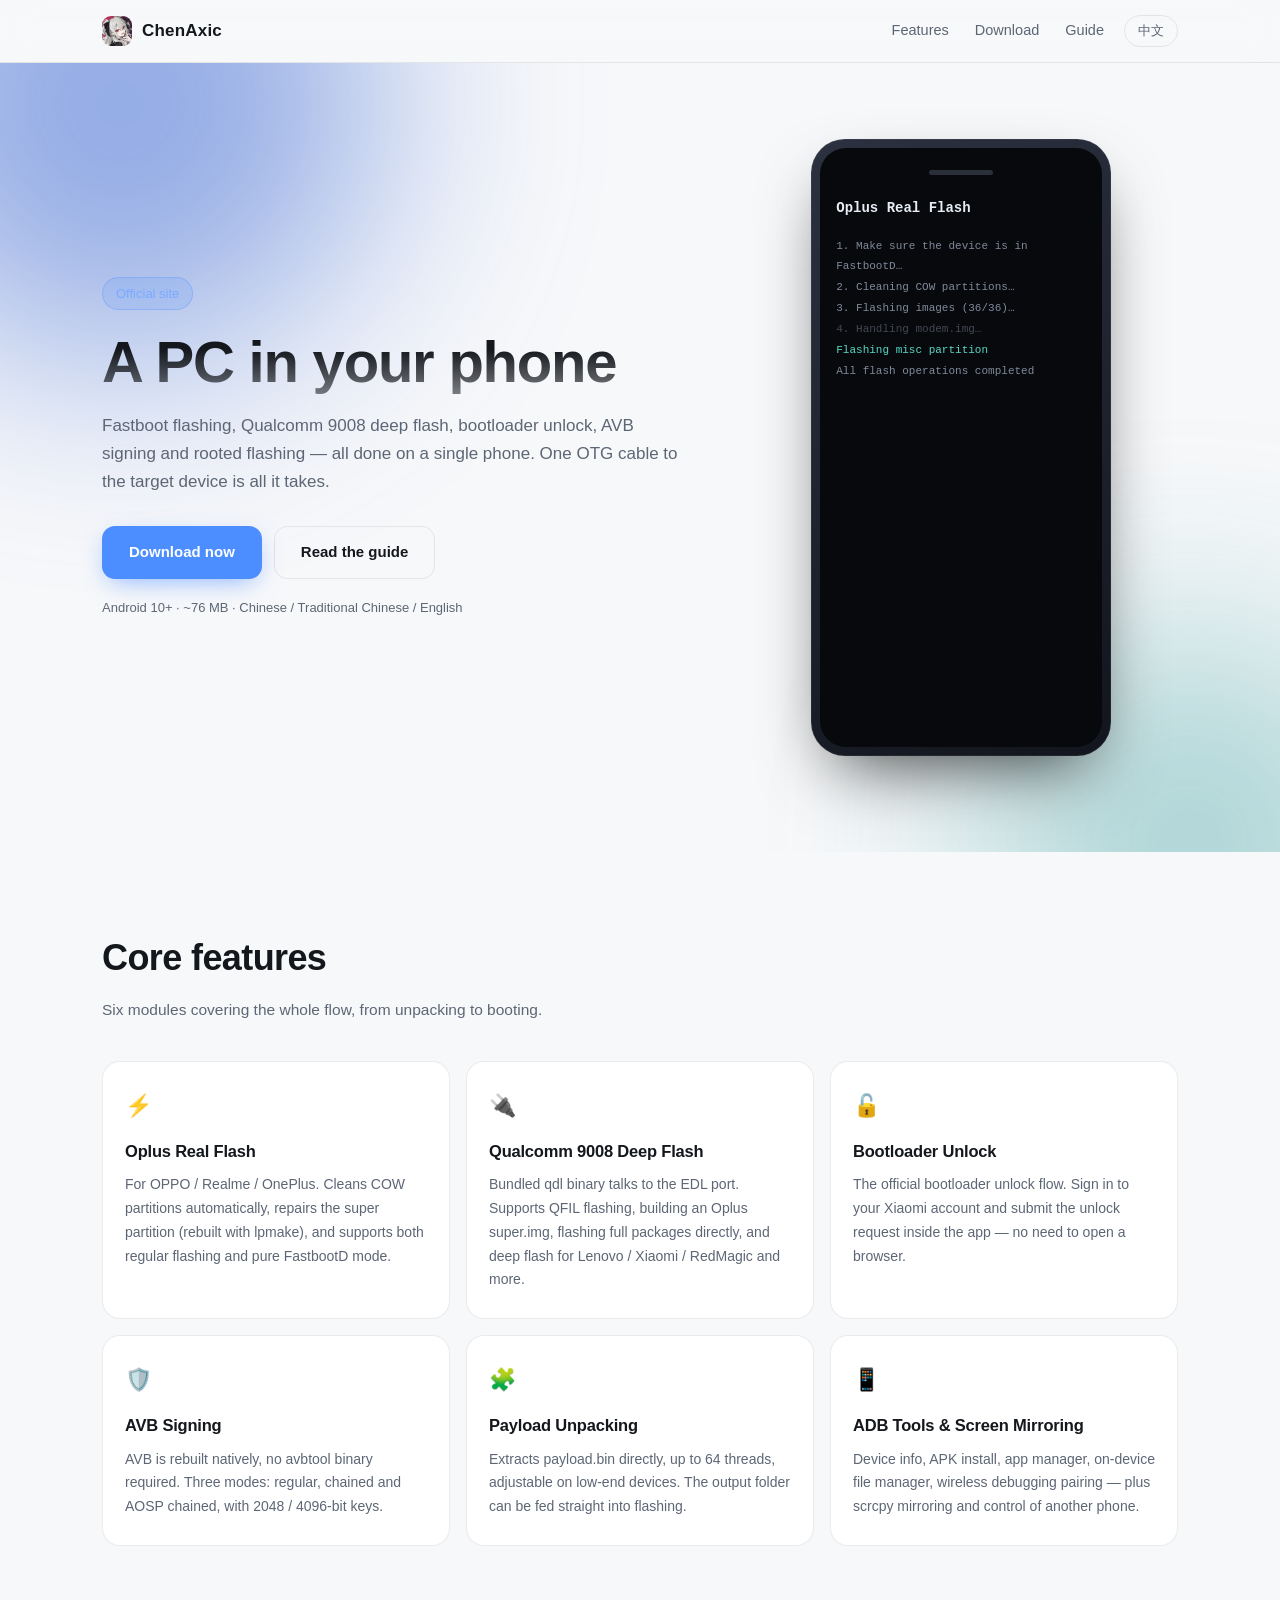
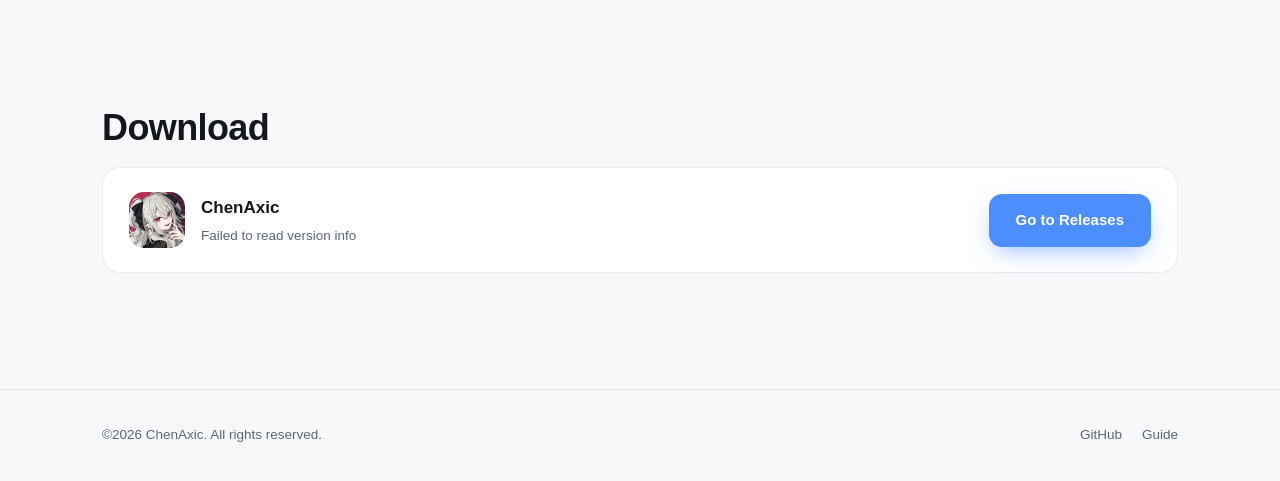
<file: index.html>
<!DOCTYPE html>
<html lang="zh-CN">
<head>
<meta charset="UTF-8">
<meta name="viewport" content="width=device-width, initial-scale=1, viewport-fit=cover">
<title data-i18n="pageTitle">ChenAxic — 安卓刷机与设备工具集</title>
<meta name="description" data-i18n-attr="content:metaDesc" content="ChenAxic：在手机上完成线刷、9008 深刷、BL 解锁、AVB 签名、Root 刷写的安卓工具集。">
<meta name="theme-color" content="#0b0d12">
<link rel="icon" href="assets/icon.webp">
<link rel="apple-touch-icon" href="assets/icon.webp">
<link rel="stylesheet" href="style.css">
</head>
<body>

<header class="nav">
  <div class="wrap nav-inner">
    <a class="brand" href="#top">
      <img src="assets/icon.webp" alt="ChenAxic" class="brand-icon">
      <span>ChenAxic</span>
    </a>
    <nav class="links">
      <a href="#features" data-i18n="navFeatures">功能</a>
      <a href="#download" data-i18n="navDownload">下载</a>
      <a href="guide.html" data-i18n="navGuide">教程</a>
    </nav>
    <button class="lang-btn" id="langBtn" aria-label="Switch language">EN</button>
  </div>
</header>

<section class="hero" id="top">
  <div class="glow glow-a"></div>
  <div class="glow glow-b"></div>
  <div class="wrap hero-inner">
    <div class="hero-text">
      <div class="pill" id="heroPill" data-i18n="pillNoVer">官方站点</div>
      <h1 id="heroTitle" data-i18n="title">把电脑装进手机</h1>
      <p class="lead" id="heroLead" data-i18n="lead">线刷、9008 深刷、BL 解锁、AVB 签名、Root 刷写，全部在一台手机上完成。一根 OTG 线，连接另一台设备即可。</p>
      <div class="cta">
        <a class="btn primary" href="#download">
          <span data-i18n="btnDownload">立即下载</span>
        </a>
        <a class="btn ghost" href="guide.html" data-i18n="btnGuide">查看教程</a>
      </div>
      <div class="meta" id="heroMeta" data-i18n="meta">Android 10+ · 约 76 MB · 中文 / 繁體 / English</div>
    </div>
    <div class="hero-shot">
      <div class="phone">
        <div class="phone-screen">
          <div class="ps-bar"></div>
          <div class="ps-title" data-i18n="psTitle">欧加真线刷</div>
          <div class="ps-line" data-i18n="ps1">一、确保设备进入 FastbootD...</div>
          <div class="ps-line" data-i18n="ps2">二、清理 COW 分区...</div>
          <div class="ps-line" data-i18n="ps3">三、刷写镜像 (36/36)...</div>
          <div class="ps-line dim" data-i18n="ps4">四、处理 modem.img...</div>
          <div class="ps-line accent" data-i18n="ps5">刷入 misc 分区</div>
          <div class="ps-line" data-i18n="ps6">所有刷写操作已完成</div>
        </div>
      </div>
    </div>
  </div>
</section>

<section class="wrap section" id="features">
  <h2 data-i18n="featTitle">核心功能</h2>
  <p class="sub" data-i18n="featSub">六个模块，覆盖从解包到开机的完整流程。</p>

  <div class="grid">
    <article class="card">
      <div class="ico">⚡</div>
      <h3 data-i18n="c1t">欧加真线刷</h3>
      <p data-i18n="c1d">支持 OPPO / Realme / OnePlus。自动清理 COW 分区，可修复 super 分区（lpmake 重建），支持常规线刷与纯 FastbootD 两种模式。</p>
    </article>
    <article class="card">
      <div class="ico">🔌</div>
      <h3 data-i18n="c2t">高通 9008 深刷</h3>
      <p data-i18n="c2d">内置 qdl 程序对接 EDL 端口。支持 QFIL 刷写、构建欧加 super.img、全量包直刷，以及联想 / 小米 / 红魔等品牌深刷。</p>
    </article>
    <article class="card">
      <div class="ico">🔓</div>
      <h3 data-i18n="c3t">BL 解锁</h3>
      <p data-i18n="c3d">官方 Bootloader 解锁流程。在 App 内登录小米账号并发起解锁申请，不需要另开网页。</p>
    </article>
    <article class="card">
      <div class="ico">🛡️</div>
      <h3 data-i18n="c4t">AVB 签名</h3>
      <p data-i18n="c4d">自研 AVB 重建，不依赖 avbtool 二进制。三种模式：普通、链式、AOSP 链式，密钥可选 2048 / 4096 位。</p>
    </article>
    <article class="card">
      <div class="ico">🧩</div>
      <h3 data-i18n="c5t">Payload 解包</h3>
      <p data-i18n="c5d">直接解压 payload.bin，线程数最高 64，低性能设备可调小。解完的目录可直接喂给线刷。</p>
    </article>
    <article class="card">
      <div class="ico">📱</div>
      <h3 data-i18n="c6t">ADB 工具与投屏</h3>
      <p data-i18n="c6d">识别设备信息、安装 APK、应用管理器、设备文件管理、无线调试配对；外加 scrcpy 投屏并操控另一台手机。</p>
    </article>
  </div>
</section>

<section class="wrap section" id="download">
  <h2 data-i18n="dlTitle">下载</h2>

  <div class="dl-card">
    <div class="dl-left">
      <img src="assets/icon.webp" alt="" class="dl-icon">
      <div>
        <div class="dl-name">ChenAxic</div>
        <div class="dl-ver" id="dlVer" data-i18n="dlVerLoading">正在读取版本…</div>
      </div>
    </div>
    <div class="dl-right">
      <a class="btn primary" id="dlBtn" href="https://github.com/TGRAsa7/ChenAxic" target="_blank" rel="noopener" data-i18n="dlBtn">前往 Releases</a>
    </div>
  </div>

  <div class="notes" id="dlNotes" hidden>
    <div class="notes-head" id="notesHead" data-i18n="notesHead">更新日志</div>
    <pre id="notesBody"></pre>
  </div>
</section>

<footer class="foot">
  <div class="wrap foot-inner">
    <div data-i18n="foot">©2026 ChenAxic 保留所有权利</div>
    <div class="foot-links">
      <a href="https://github.com/TGRAsa7/ChenAxic" target="_blank" rel="noopener">GitHub</a>
      <a href="guide.html" data-i18n="footGuide">教程</a>
    </div>
  </div>
</footer>

<script src="app.js"></script>
</body>
</html>
</file>
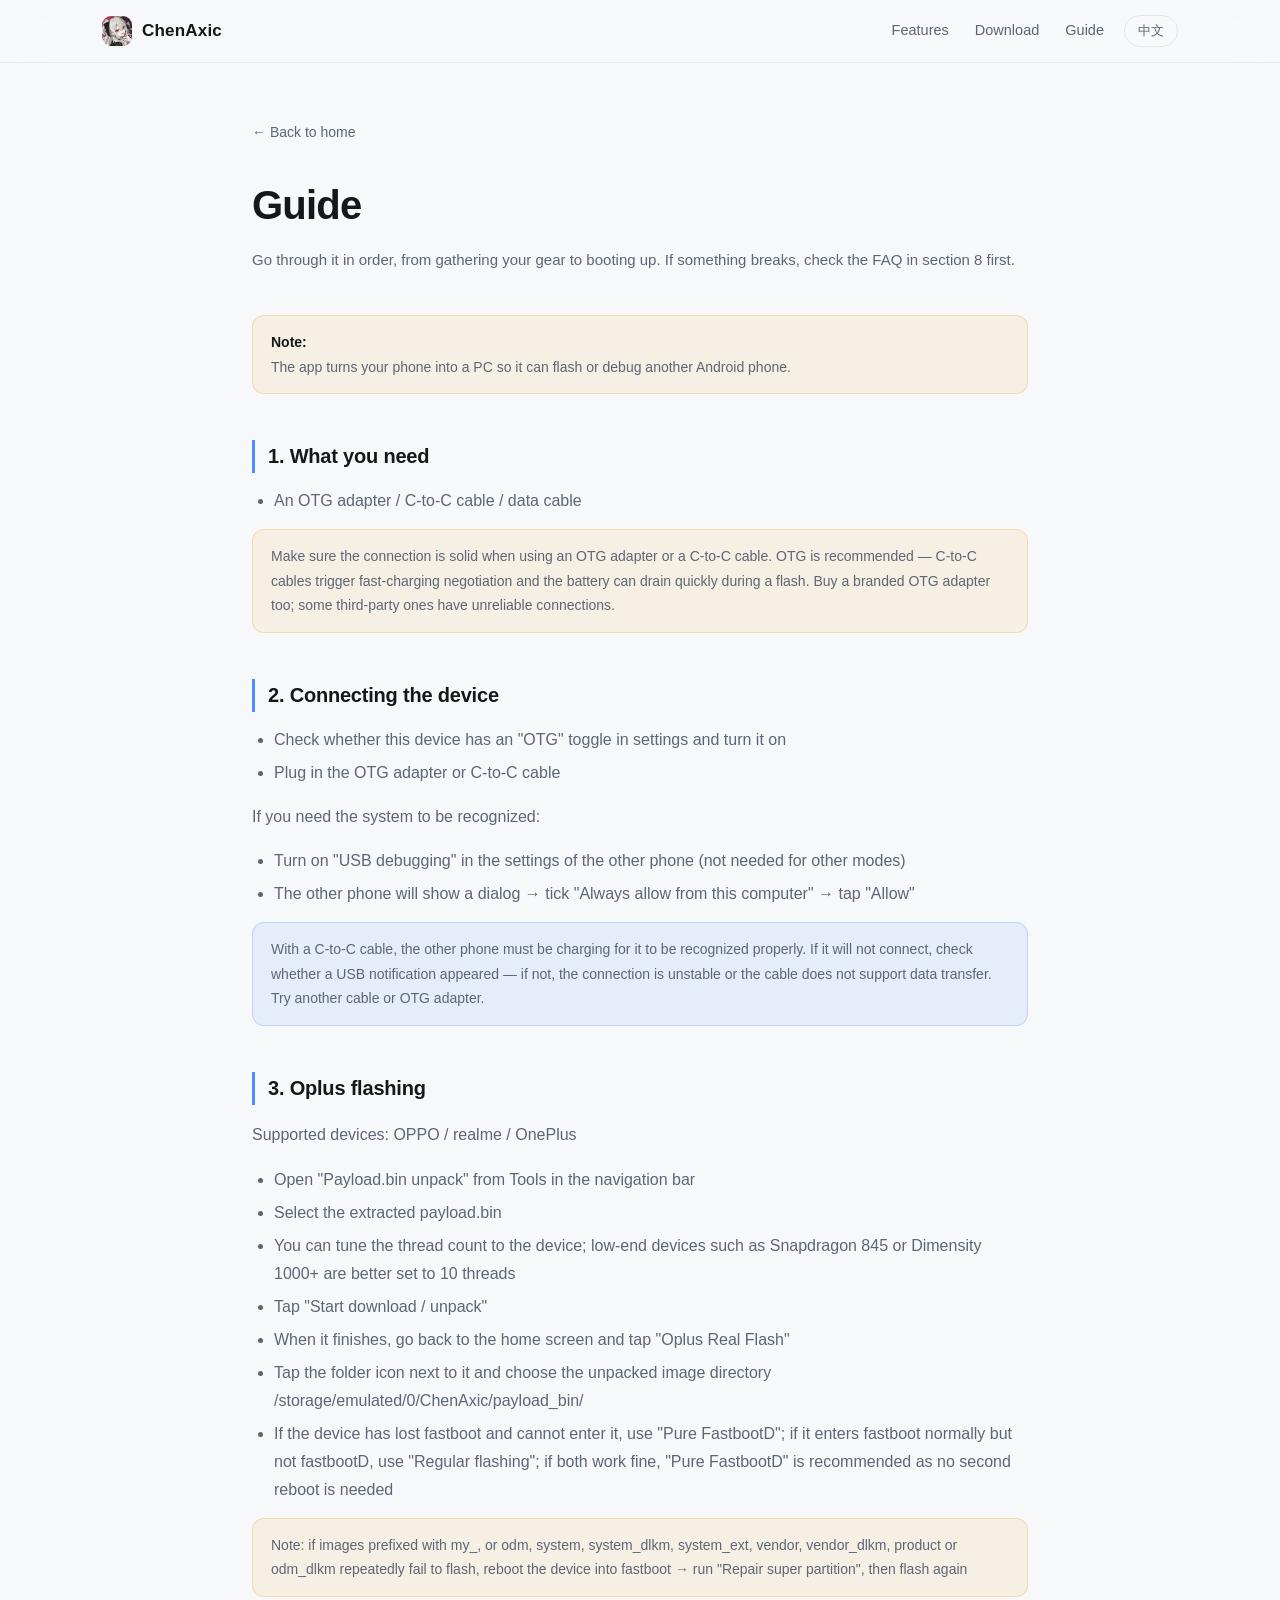
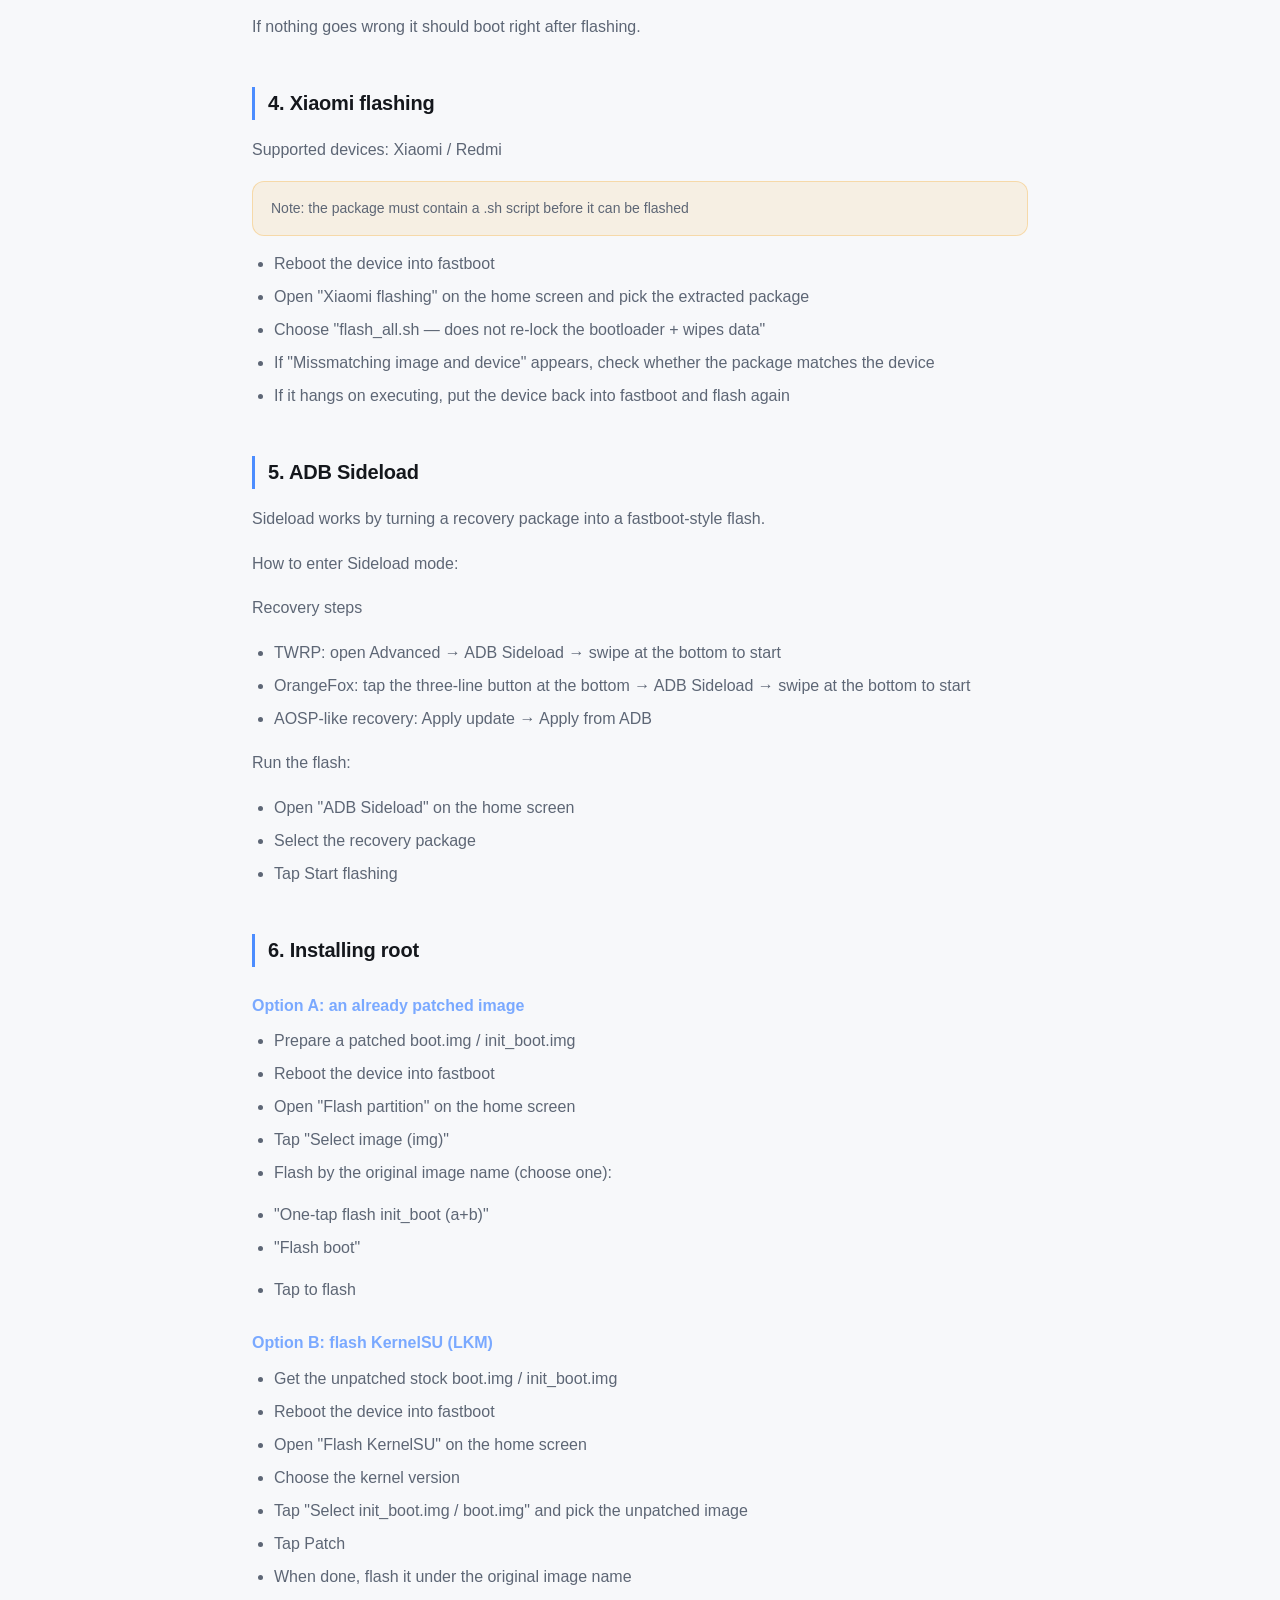
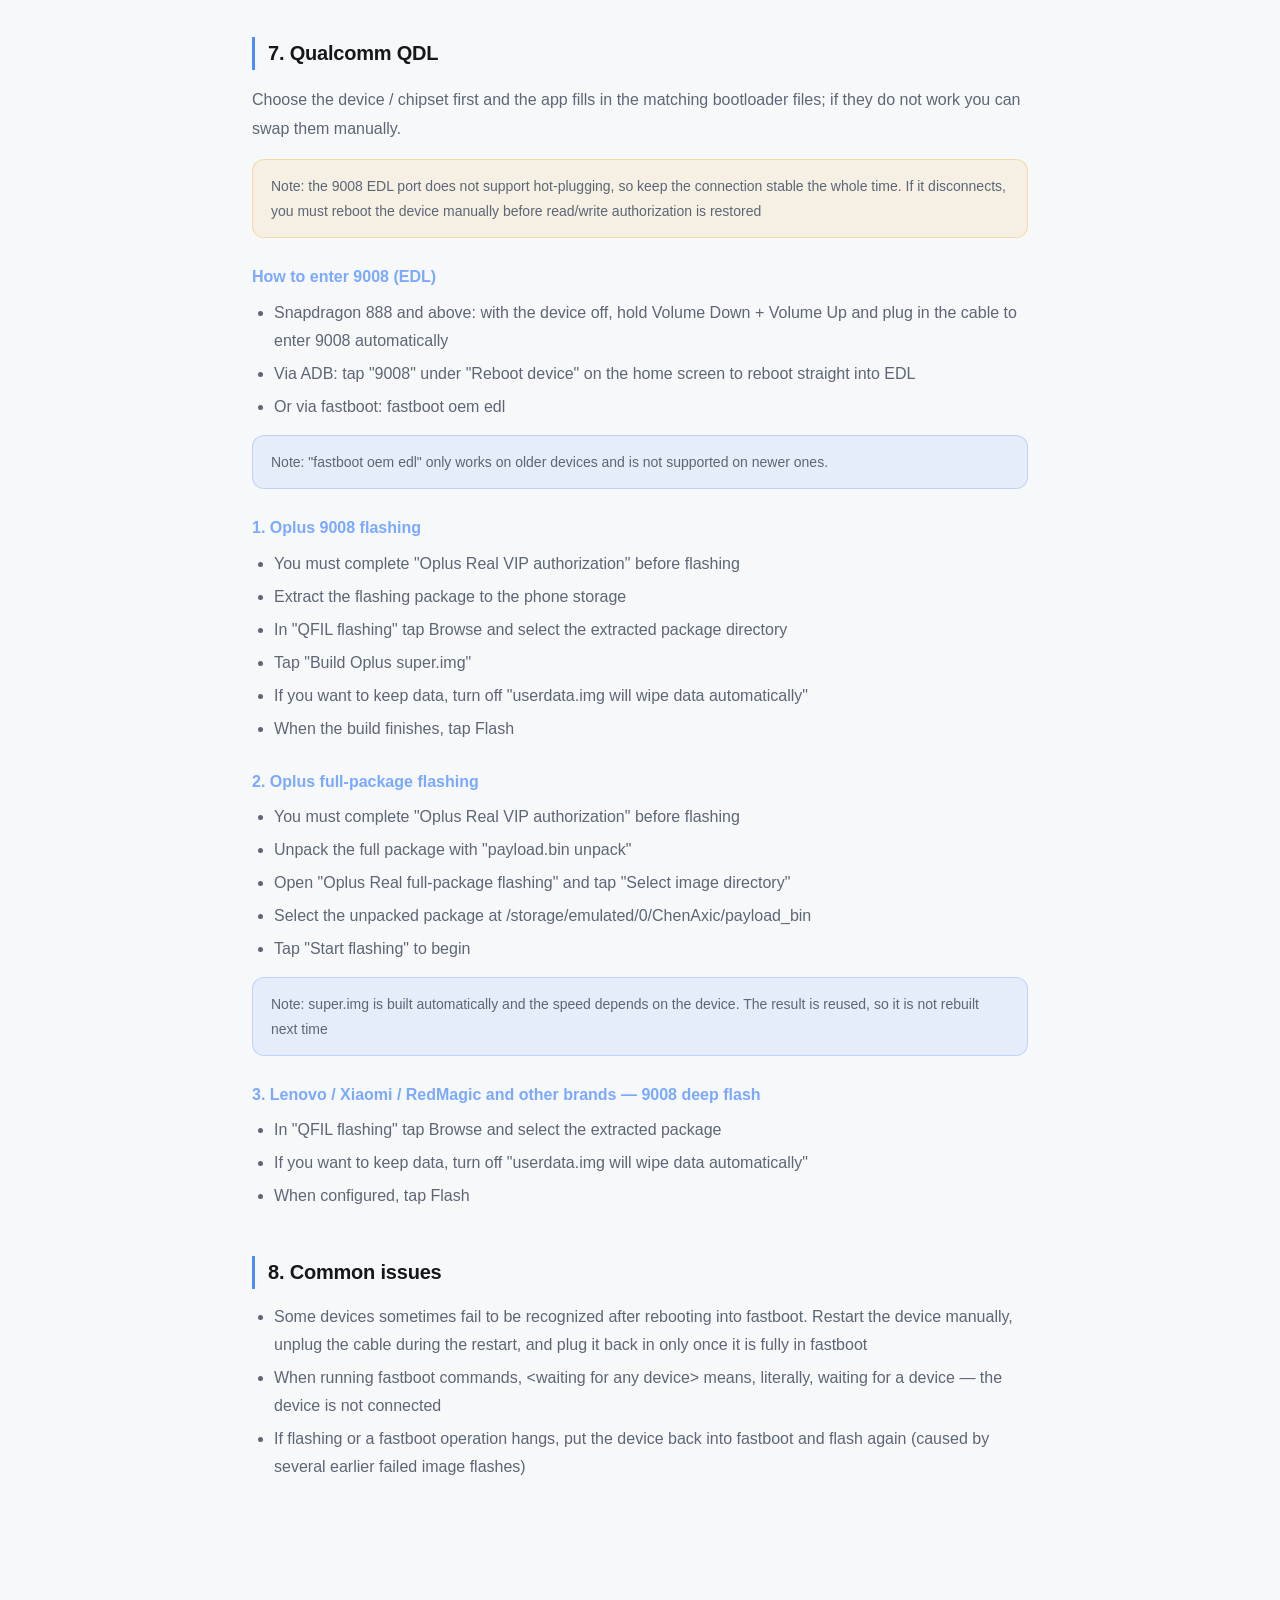
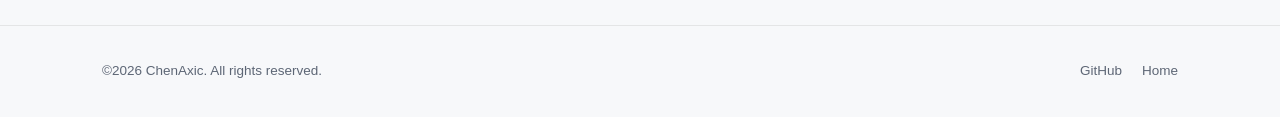
<file: guide.html>
<!DOCTYPE html>
<html lang="zh-CN">
<head>
<meta charset="UTF-8">
<meta name="viewport" content="width=device-width, initial-scale=1, viewport-fit=cover">
<title data-i18n="gPageTitle">使用教程 — ChenAxic</title>
<meta name="description" data-i18n-attr="content:gMetaDesc" content="ChenAxic 完整使用教程：材料准备、设备连接、欧加线刷、小米线刷、Sideload、Root、高通 QDL。">
<meta name="theme-color" content="#0b0d12">
<link rel="icon" href="assets/icon.webp">
<link rel="stylesheet" href="style.css">
</head>
<body>

<header class="nav">
  <div class="wrap nav-inner">
    <a class="brand" href="index.html">
      <img src="assets/icon.webp" alt="ChenAxic" class="brand-icon">
      <span>ChenAxic</span>
    </a>
    <nav class="links">
      <a href="index.html#features" data-i18n="navFeatures">功能</a>
      <a href="index.html#download" data-i18n="navDownload">下载</a>
      <a href="guide.html" data-i18n="navGuide">教程</a>
    </nav>
    <button class="lang-btn" id="langBtn" aria-label="Switch language">EN</button>
  </div>
</header>

<main class="doc">
  <a class="back" href="index.html" data-i18n="gBack">← 返回首页</a>
  <h1 class="doc-h" data-i18n="gTitle">使用教程</h1>
  <p class="doc-sub" data-i18n="gSub">从材料准备到开机，按顺序走一遍。遇到问题先看第八节的常见问题。</p>

  <div class="warn">
    <strong data-i18n="gIntroHead">注意：</strong><br>
    <span data-i18n="gIntro1">软件的作用是模拟电脑 PC 给另外一台 Android 手机进行线刷或调试。</span>
  </div>

  <h2 data-i18n="g1h">一、材料准备</h2>
  <ul>
    <li data-i18n="g1li1">需要 OTG 转接头 / 双 C 线 / 数据线</li>
  </ul>
  <div class="warn" data-i18n="g1warn">使用 OTG 转接头和双 C 线时要确保连接稳定。推荐 OTG——双 C 线会触发快充协议，容易在线刷中快速掉电。OTG 转接头也建议用品牌货，部分第三方转接头连接不稳定。</div>

  <h2 data-i18n="g2h">二、设备连接</h2>
  <ul>
    <li data-i18n="g2li1">检查本机设置中是否有「OTG」选项，有就打开</li>
    <li data-i18n="g2li2">把 OTG 转接头 / 双 C 线插入设备</li>
  </ul>
  <p data-i18n="g2p">如果需要识别系统：</p>
  <ul>
    <li data-i18n="g2li3">另外一台手机在设置中打开「USB 调试」（用于其他模式则不用开启）</li>
    <li data-i18n="g2li4">另一台手机会弹出界面 → 勾选「一律允许使用这台计算机进行调试」→ 点「允许」</li>
  </ul>
  <div class="note" data-i18n="g2note">如果使用双 C 线，确保另外一台手机充上电才能正常识别。如果无法正常连接，请判断是否弹出 USB 通知——如果没有，代表连接不稳定或数据线不支持数据传输，请尝试更换数据线 / OTG 转接头后重试。</div>

  <h2 data-i18n="g3h">三、欧加线刷</h2>
  <p data-i18n="g3p">支持机型：OPPO / realme / 一加</p>
  <ul>
    <li data-i18n="g3li1">在导航栏「工具」中打开「Payload.bin 解压」</li>
    <li data-i18n="g3li2">选择解压出来的 payload.bin</li>
    <li data-i18n="g3li3">按设备性能调整线程数，例如骁龙 845、天玑 1000+ 这类低性能设备建议设成 10 线程</li>
    <li data-i18n="g3li4">点「开始下载 / 解压」</li>
    <li data-i18n="g3li5">解压完返回首页，点「欧加真线刷」</li>
    <li data-i18n="g3li6">点旁边的文件夹图标，选择解压好的镜像目录 /storage/emulated/0/ChenAxic/payload_bin/</li>
    <li data-i18n="g3note">如果设备丢失 fastboot 且无法进入，请使用「纯 FastbootD」；设备能正常进入 fastboot 但无法进入 fastbootD，请使用「常规线刷」；如果两者都没什么问题，推荐使用「纯 FastbootD」，无需二次重启</li>
  </ul>
  <div class="warn" data-i18n="g3warn">如果多次出现 my_ 开头的镜像，或 odm、system、system_dlkm、system_ext、vendor、vendor_dlkm、product、odm_dlkm 无法正常刷入，将设备重启到 fastboot → 使用「分区 super 修复」，再进行线刷</div>
  <p data-i18n="g3p2">基本上没问题的话刷完就能开机。</p>

  <h2 data-i18n="g4h">四、小米线刷</h2>
  <p data-i18n="g4p">支持机型：小米 / 红米</p>
  <div class="warn" data-i18n="g4warn">确保线刷包中含 .sh 执行脚本，否则无法线刷。</div>
  <ul>
    <li data-i18n="g4li1">把设备重启到 fastboot</li>
    <li data-i18n="g4li2">首页进入「小米线刷」，选择已解压好的刷机包</li>
    <li data-i18n="g4li3">选择「flash_all.sh 不回锁 BL + 清除数据」</li>
    <li data-i18n="g4li4">如果出现「Missmatching image and device」，请查看线刷包是否匹配</li>
    <li data-i18n="g4li5">如果卡在正在执行，请将设备重新进 fastboot 模式再进行线刷</li>
  </ul>

  <h2 data-i18n="g5h">五、ADB Sideload 卡刷</h2>
  <p data-i18n="g5p1">Sideload 的原理是将卡刷包变成线刷包。</p>
  <p data-i18n="g5p2">如何进入 Sideload 模式：</p>
  <p data-i18n="g5p3">Recovery 操作步骤</p>
  <ul>
    <li data-i18n="g5li1">TWRP：打开高级 → ADB Sideload → 下方滑动开启</li>
    <li data-i18n="g5li2">橙狐：点击下方三条杠 → ADB Sideload → 下方滑动开启</li>
    <li data-i18n="g5li3">类原生 Recovery：Apply update → Apply from ADB</li>
  </ul>
  <p data-i18n="g5p4">执行线刷：</p>
  <ul>
    <li data-i18n="g5li4">首页进入「ADB Sideload」</li>
    <li data-i18n="g5li5">选择卡刷包</li>
    <li data-i18n="g5li6">点「开始刷入」</li>
  </ul>

  <h2 data-i18n="g6h">六、刷 Root</h2>

  <h3 data-i18n="g6a">方案 A：已修补好的镜像</h3>
  <ul>
    <li data-i18n="g6ali1">准备修补好的 boot.img / init_boot.img</li>
    <li data-i18n="g6ali2">把设备重启到 fastboot 模式</li>
    <li data-i18n="g6ali3">首页进入「刷写分区」</li>
    <li data-i18n="g6ali4">点击「选择镜像 (img)」</li>
    <li data-i18n="g6ali5">根据原来的镜像名刷入（二选一）：</li>
  </ul>
  <ul class="sub-list">
    <li data-i18n="g6ali6">「一键刷入 init_boot (a+b)」</li>
    <li data-i18n="g6ali7">「刷入 boot」</li>
  </ul>
  <ul>
    <li data-i18n="g6ali8">点击即可刷入</li>
  </ul>

  <h3 data-i18n="g6b">方案 B：刷入 KernelSU（LKM）</h3>
  <ul>
    <li data-i18n="g6bli1">获取未修补的 boot.img / init_boot.img 原版镜像</li>
    <li data-i18n="g6bli2">把设备重启到 fastboot 模式</li>
    <li data-i18n="g6bli3">首页进入「刷入 KernelSU」</li>
    <li data-i18n="g6bli4">选择内核版本</li>
    <li data-i18n="g6bli5">点「选择 init_boot.img / boot.img」，选择未修补的镜像</li>
    <li data-i18n="g6bli6">点「修补」</li>
    <li data-i18n="g6bli7">修补完按原镜像名称刷入</li>
  </ul>

  <h2 data-i18n="g7h">七、高通 QDL</h2>
  <p data-i18n="g7p">先选择「机型 / 处理器」，App 会自动填入对应引导文件；如果引导无法使用，可手动更换。</p>
  <div class="warn" data-i18n="g7warn">9008 EDL 端口不支持热拔插，全程操作需要保持连接稳定。如果出现断联的情况，需要手动重启设备才能正常授权写读操作。</div>

  <h3 data-i18n="g7edl">如何进入 9008（EDL）</h3>
  <ul>
    <li data-i18n="g7li1">骁龙 888 及以上：关机状态下同时按住「音量下 + 音量上」，再插入数据线，可自动进入 9008 端口</li>
    <li data-i18n="g7li2">通过 ADB：首页「重启设备」中点击「9008」，直接重启到 EDL</li>
    <li data-i18n="g7li3">通过 fastboot：fastboot oem edl</li>
  </ul>
  <div class="note" data-i18n="g7note">fastboot oem edl 仅支持老旧设备，新设备不支持。</div>

  <h3 data-i18n="g71h">1. 欧加 9008 线刷</h3>
  <ul>
    <li data-i18n="g71li1">需要先完成「欧加真 VIP 授权」才能刷写</li>
    <li data-i18n="g71li2">把线刷包解压到手机存储</li>
    <li data-i18n="g71li3">用「QFIL 线刷」点「浏览」，选择解压好的线刷包目录</li>
    <li data-i18n="g71li4">点「欧加构建 super.img」</li>
    <li data-i18n="g71li5">如需清除数据，把「userdata.img 会自动清除数据」关掉</li>
    <li data-i18n="g71li6">构建完点「刷入」</li>
  </ul>

  <h3 data-i18n="g72h">2. 欧加全量包线刷</h3>
  <ul>
    <li data-i18n="g72li1">需要先完成「欧加真 VIP 授权」才能刷写</li>
    <li data-i18n="g72li2">把全量包用「Payload.bin 解压」处理</li>
    <li data-i18n="g72li3">进入「欧加真全量包线刷」，点「选择镜像目录」</li>
    <li data-i18n="g72li4">选择解压好的目录 /storage/emulated/0/ChenAxic/payload_bin</li>
    <li data-i18n="g72li5">点「开始线刷」</li>
  </ul>
  <div class="note" data-i18n="g72note">会自动构建 super.img，速度取决于设备性能。构建结果会被复用，下次不会重复构建。</div>

  <h3 data-i18n="g73h">3. 联想 / 小米 / 红魔等品牌 9008 深刷</h3>
  <ul>
    <li data-i18n="g73li1">用「QFIL 线刷」点「浏览」，选择解压完的线刷包</li>
    <li data-i18n="g73li2">如需清除数据，把「userdata.img 会自动清除数据」关掉</li>
    <li data-i18n="g73li3">设置完成点「刷入」</li>
  </ul>

  <h2 data-i18n="g8h">八、常规问题</h2>
  <ul>
    <li data-i18n="g8li1">部分的设备重启到 fastboot 有概率无法识别，请手动重启，重启期间需拔掉数据线，完全进入 fastboot 后再插上数据线，才能识别</li>
    <li data-i18n="g8li2">执行 fastboot 命令时，如果提示 &lt;waiting for any device&gt;，翻译过来的意思是「等待任何设备」，说明没连上设备</li>
    <li data-i18n="g8li3">在线刷或刷写镜像时，出现卡住的情况，请将设备重新进入 fastboot 模式重新刷写即可（原因是前面多次刷镜像失败导致的问题）</li>
  </ul>
</main>

<footer class="foot">
  <div class="wrap foot-inner">
    <div data-i18n="foot">©2026 ChenAxic 保留所有权利</div>
    <div class="foot-links">
      <a href="https://github.com/TGRAsa7/ChenAxic" target="_blank" rel="noopener">GitHub</a>
      <a href="index.html" data-i18n="gHome">首页</a>
    </div>
  </div>
</footer>

<script src="app.js"></script>
</body>
</html>
</file>
<file: style.css>
/* ChenAxic 官网样式 — 无外部依赖，纯静态 */
:root{
  --bg:#0b0d12;
  --bg-2:#12151d;
  --card:#161a24;
  --line:rgba(255,255,255,.08);
  --txt:#eef1f6;
  --txt-2:#9aa3b2;
  --accent:#4c8dff;
  --accent-2:#7aa9ff;
  --radius:18px;
  --wrap:1120px;
}
@media (prefers-color-scheme: light){
  :root{
    --bg:#f7f8fa;
    --bg-2:#ffffff;
    --card:#ffffff;
    --line:rgba(0,0,0,.08);
    --txt:#14171c;
    --txt-2:#5d6675;
  }
}
*{box-sizing:border-box}
html{scroll-behavior:smooth}
body{
  margin:0;
  background:var(--bg);
  color:var(--txt);
  font:16px/1.65 -apple-system,BlinkMacSystemFont,"Segoe UI","PingFang SC","Hiragino Sans GB","Microsoft YaHei",sans-serif;
  -webkit-font-smoothing:antialiased;
  overflow-x:hidden;
}
a{color:inherit;text-decoration:none}
img{max-width:100%;display:block}
.wrap{
  width:100%;max-width:var(--wrap);margin:0 auto;
  padding-left:max(22px,env(safe-area-inset-left));
  padding-right:max(22px,env(safe-area-inset-right));
}
@media(max-width:600px){
  .wrap{
    padding-left:max(24px,env(safe-area-inset-left));
    padding-right:max(24px,env(safe-area-inset-right));
  }
}

/* ── 顶部导航 ── */
.nav{
  position:sticky;top:0;z-index:50;
  backdrop-filter:saturate(180%) blur(18px);
  -webkit-backdrop-filter:saturate(180%) blur(18px);
  background:color-mix(in srgb, var(--bg) 72%, transparent);
  border-bottom:1px solid var(--line);
}
.nav-inner{display:flex;align-items:center;gap:20px;height:62px}
.brand{display:flex;align-items:center;gap:10px;font-weight:700;font-size:17px;letter-spacing:.2px}
.brand-icon{width:30px;height:30px;border-radius:9px}
.links{display:flex;gap:26px;margin-left:auto;font-size:14.5px;color:var(--txt-2)}
.links a:hover{color:var(--txt)}
.lang-btn{
  border:1px solid var(--line);background:transparent;color:var(--txt-2);
  padding:6px 13px;border-radius:99px;font-size:13px;cursor:pointer;
  font-family:inherit;transition:.2s;
}
.lang-btn:hover{color:var(--txt);border-color:var(--accent)}
@media(max-width:720px){
  .links{display:none}
  .lang-btn{margin-left:auto}
}

/* ── Hero ── */
.hero{position:relative;overflow:hidden;padding:76px 0 96px}
.glow{position:absolute;border-radius:50%;filter:blur(110px);opacity:.5;pointer-events:none}
.glow-a{width:520px;height:520px;background:#2f5fd0;top:-220px;left:-140px}
.glow-b{width:420px;height:420px;background:#1b8f8f;bottom:-200px;right:-120px;opacity:.35}
.hero-inner{position:relative;display:grid;grid-template-columns:1.15fr .85fr;gap:56px;align-items:center}
@media(max-width:860px){
  .hero{padding:48px 0 64px}
  .hero-inner{grid-template-columns:1fr;gap:40px}
  .hero-shot{order:-1}
}
.pill{
  display:inline-block;font-size:13px;color:var(--accent-2);
  background:color-mix(in srgb, var(--accent) 14%, transparent);
  border:1px solid color-mix(in srgb, var(--accent) 30%, transparent);
  padding:5px 13px;border-radius:99px;margin-bottom:20px;
}
.hero h1{
  font-size:clamp(34px,6vw,58px);line-height:1.1;margin:0 0 18px;
  letter-spacing:-1.2px;font-weight:800;
  background:linear-gradient(180deg,var(--txt) 30%,color-mix(in srgb,var(--txt) 55%,transparent));
  -webkit-background-clip:text;background-clip:text;color:transparent;
}
.lead{font-size:17px;color:var(--txt-2);margin:0 0 30px;max-width:34em}
.cta{display:flex;gap:12px;flex-wrap:wrap}
.btn{
  display:inline-flex;align-items:center;justify-content:center;
  padding:13px 26px;border-radius:13px;font-size:15px;font-weight:600;
  transition:transform .16s,box-shadow .16s,background .16s;
  border:1px solid transparent;cursor:pointer;
}
.btn:active{transform:scale(.98)}
.btn.primary{
  background:var(--accent);color:#fff;
  box-shadow:0 8px 26px -8px color-mix(in srgb,var(--accent) 70%,transparent);
}
.btn.primary:hover{background:var(--accent-2);box-shadow:0 12px 32px -8px color-mix(in srgb,var(--accent) 80%,transparent)}
.btn.ghost{background:transparent;border-color:var(--line);color:var(--txt)}
.btn.ghost:hover{border-color:var(--accent);color:var(--accent-2)}
.meta{margin-top:18px;font-size:13px;color:var(--txt-2)}

/* ── 手机示意图 ── */
.phone{
  width:min(300px,100%);margin:0 auto;aspect-ratio:9/18.5;
  border-radius:34px;padding:9px;
  background:linear-gradient(150deg,#2b3140,#12151d);
  box-shadow:0 30px 70px -24px rgba(0,0,0,.75), inset 0 0 0 1px rgba(255,255,255,.06);
}
.phone-screen{
  height:100%;border-radius:26px;background:#07090d;padding:22px 16px;
  font-family:ui-monospace,SFMono-Regular,Menlo,monospace;
  font-size:11px;line-height:1.9;color:#8b95a7;overflow:hidden;
}
.ps-bar{width:64px;height:5px;border-radius:99px;background:#2a2f3a;margin:0 auto 20px}
.ps-title{color:#e7ecf5;font-size:14px;font-weight:700;margin-bottom:14px;font-family:inherit}
.ps-line{opacity:.92}
.ps-line.dim{opacity:.45}
.ps-line.accent{color:#5eead4}

/* ── 通用区块 ── */
.section{padding-top:76px;padding-bottom:76px}
.section h2{font-size:clamp(26px,3.6vw,36px);margin:0 0 10px;letter-spacing:-.6px}
.sub{color:var(--txt-2);margin:0 0 38px;font-size:15.5px}

/* ── 功能卡片 ── */
.grid{display:grid;grid-template-columns:repeat(3,1fr);gap:16px}
@media(max-width:900px){.grid{grid-template-columns:repeat(2,1fr)}}
@media(max-width:600px){.grid{grid-template-columns:1fr;gap:14px}}
.card{
  background:var(--card);border:1px solid var(--line);border-radius:var(--radius);
  padding:26px 22px;transition:.22s;
}
@media(max-width:600px){
  .card{padding:22px 20px}
}
.card:hover{transform:translateY(-3px);border-color:color-mix(in srgb,var(--accent) 40%,transparent)}
.ico{font-size:22px;margin-bottom:14px}
.card h3{margin:0 0 8px;font-size:16.5px;letter-spacing:-.2px}
.card p{margin:0;font-size:14px;color:var(--txt-2);line-height:1.7}

/* ── 下载区 ── */
.dl-card{
  display:flex;align-items:center;justify-content:space-between;gap:20px;flex-wrap:wrap;
  background:var(--card);border:1px solid var(--line);border-radius:var(--radius);
  padding:24px 26px;
}
.dl-left{display:flex;align-items:center;gap:16px}
.dl-icon{width:56px;height:56px;border-radius:15px}
.dl-name{font-size:17px;font-weight:700}
.dl-ver{font-size:13.5px;color:var(--txt-2);margin-top:3px}
.notes{
  margin-top:14px;background:var(--card);border:1px solid var(--line);
  border-radius:var(--radius);padding:20px 24px;
}
.notes-head{font-size:13px;color:var(--txt-2);margin-bottom:10px;letter-spacing:.4px}
.notes pre{
  margin:0;white-space:pre-wrap;word-break:break-word;
  font:13.5px/1.75 ui-monospace,SFMono-Regular,Menlo,monospace;color:var(--txt);
}

/* ── 页脚 ── */
.foot{border-top:1px solid var(--line);padding:34px 0;margin-top:40px}
.foot-inner{display:flex;justify-content:space-between;gap:16px;flex-wrap:wrap;font-size:13.5px;color:var(--txt-2)}
.foot-links{display:flex;gap:20px}
.foot-links a:hover{color:var(--txt)}

/* ── 教程页 ── */
.doc{
  max-width:820px;margin:0 auto;
  padding-top:56px;padding-bottom:90px;
  padding-left:max(22px,env(safe-area-inset-left));
  padding-right:max(22px,env(safe-area-inset-right));
}
@media(max-width:600px){
  .doc{
    padding-top:40px;
    padding-left:max(20px,env(safe-area-inset-left));
    padding-right:max(20px,env(safe-area-inset-right));
  }
}
.doc-h{font-size:clamp(28px,5vw,40px);margin:0 0 8px;letter-spacing:-.8px}
.doc-sub{color:var(--txt-2);margin:0 0 42px;font-size:15px}
.doc h2{
  font-size:20px;margin:46px 0 14px;padding-left:13px;
  border-left:3px solid var(--accent);letter-spacing:-.2px;
}
.doc h3{font-size:16px;margin:26px 0 8px;color:var(--accent-2)}
.doc ul{margin:0 0 14px;padding-left:22px;color:var(--txt-2)}
.doc li{margin:5px 0;line-height:1.75}
.doc p{color:var(--txt-2);line-height:1.8}
.doc strong{color:var(--txt)}
.note,.warn{
  border-radius:12px;padding:14px 18px;margin:14px 0;font-size:14px;line-height:1.75;
}
.note{background:color-mix(in srgb,var(--accent) 10%,transparent);border:1px solid color-mix(in srgb,var(--accent) 26%,transparent);color:var(--txt-2)}
.warn{background:color-mix(in srgb,#f5a623 10%,transparent);border:1px solid color-mix(in srgb,#f5a623 30%,transparent);color:var(--txt-2)}
.back{display:inline-block;margin-bottom:28px;font-size:14px;color:var(--txt-2)}
.back:hover{color:var(--accent-2)}
</file>
